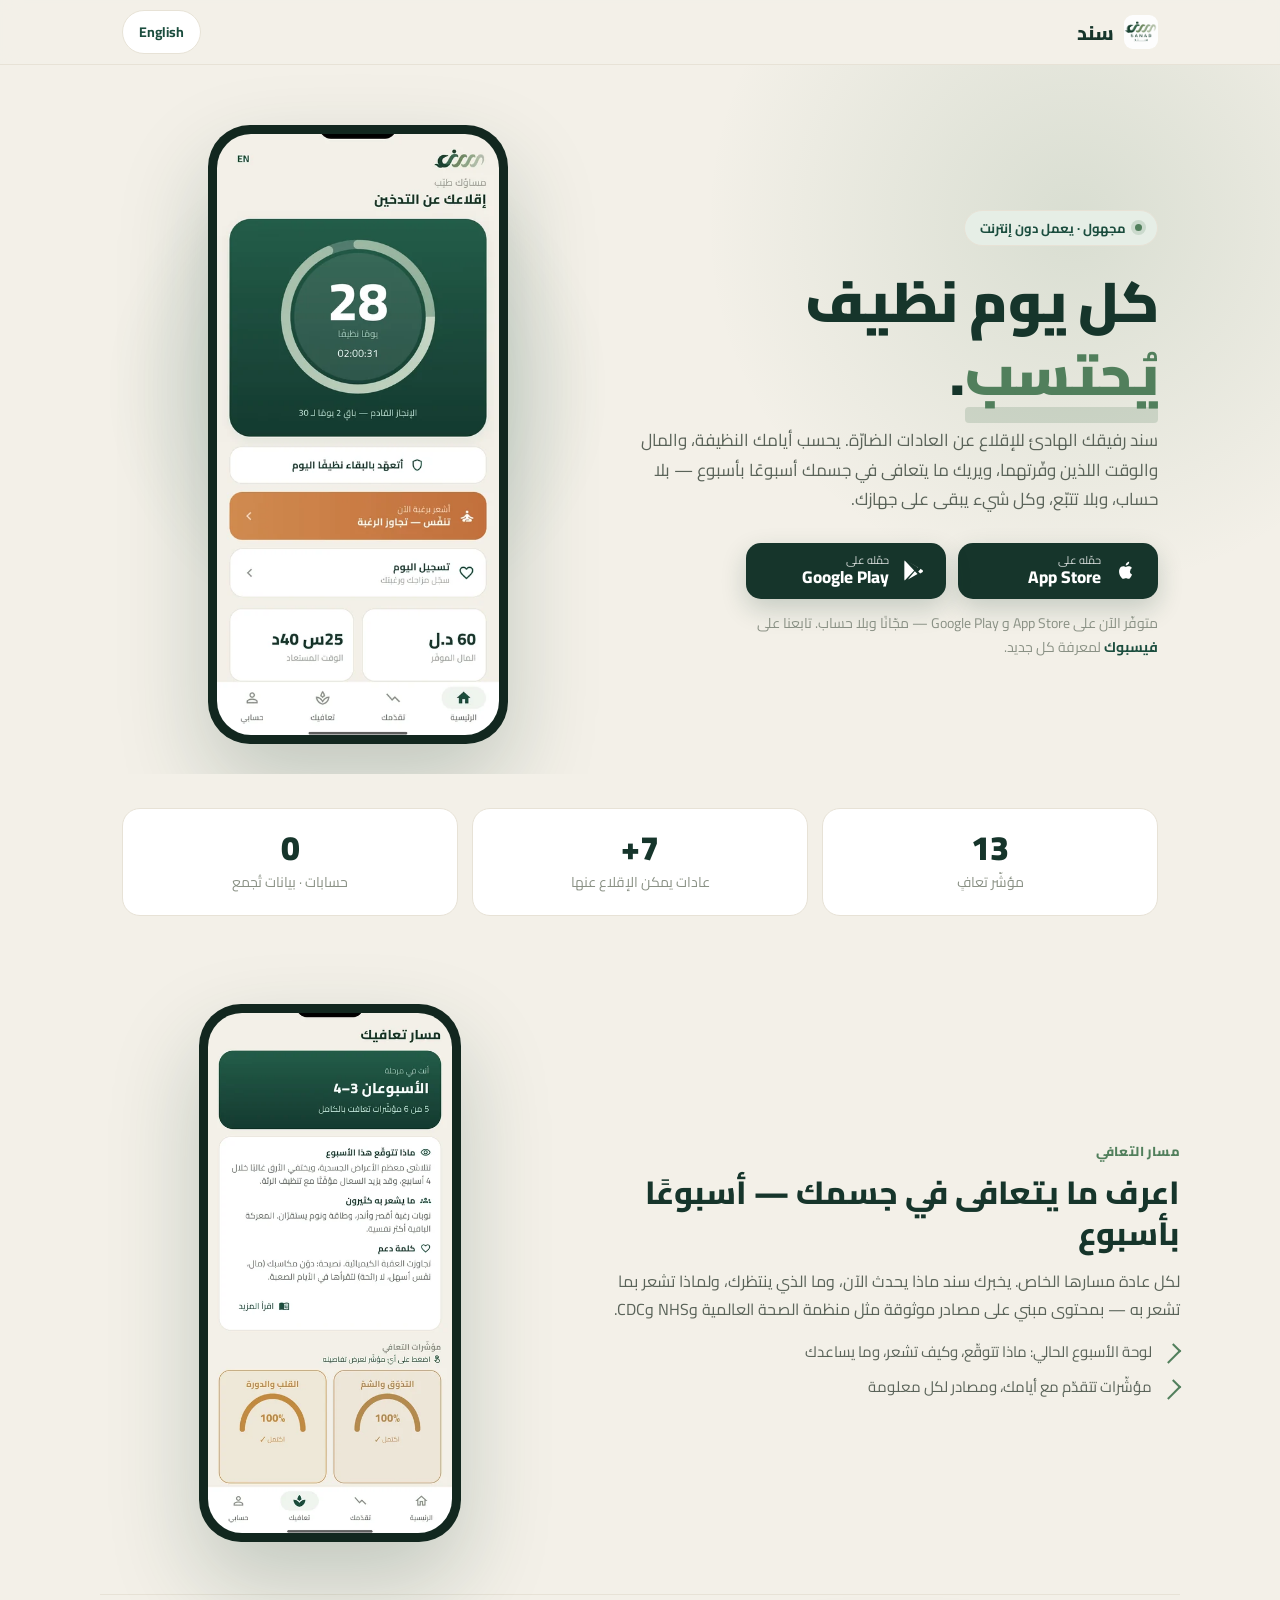
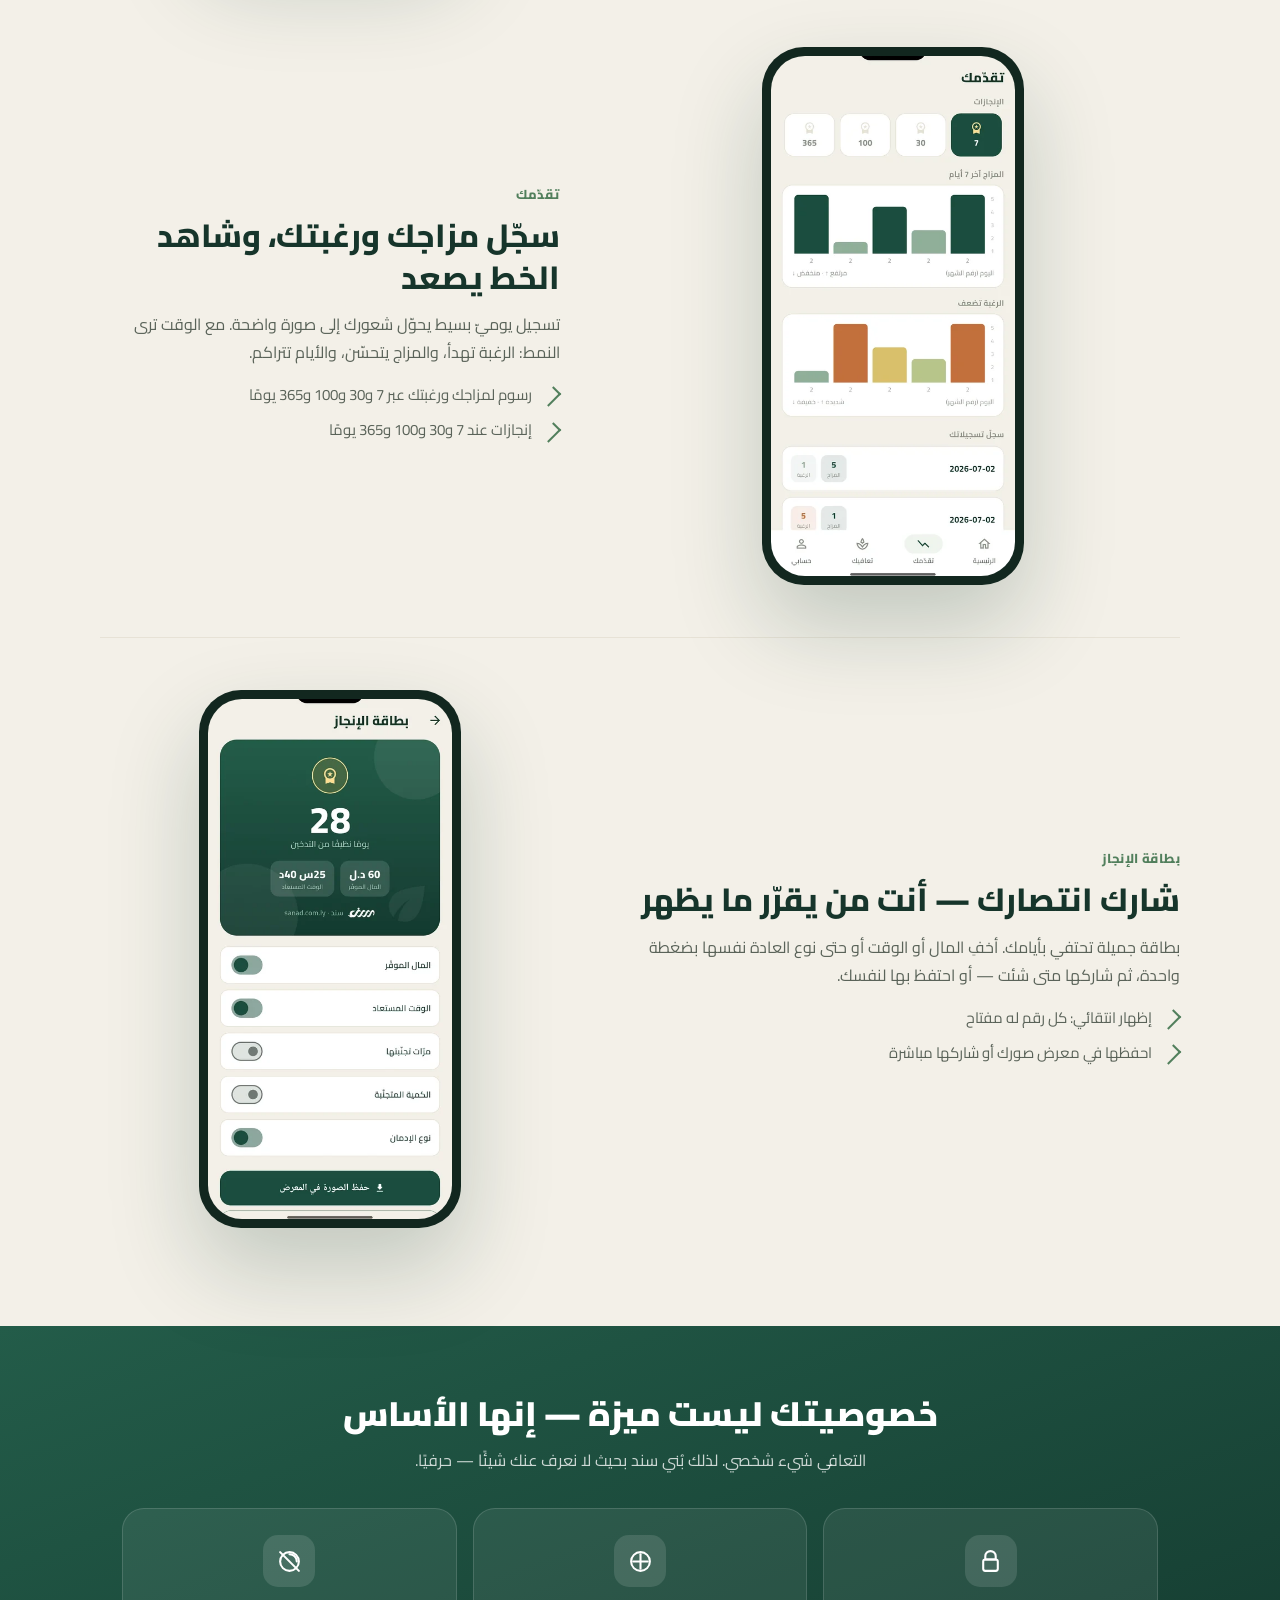
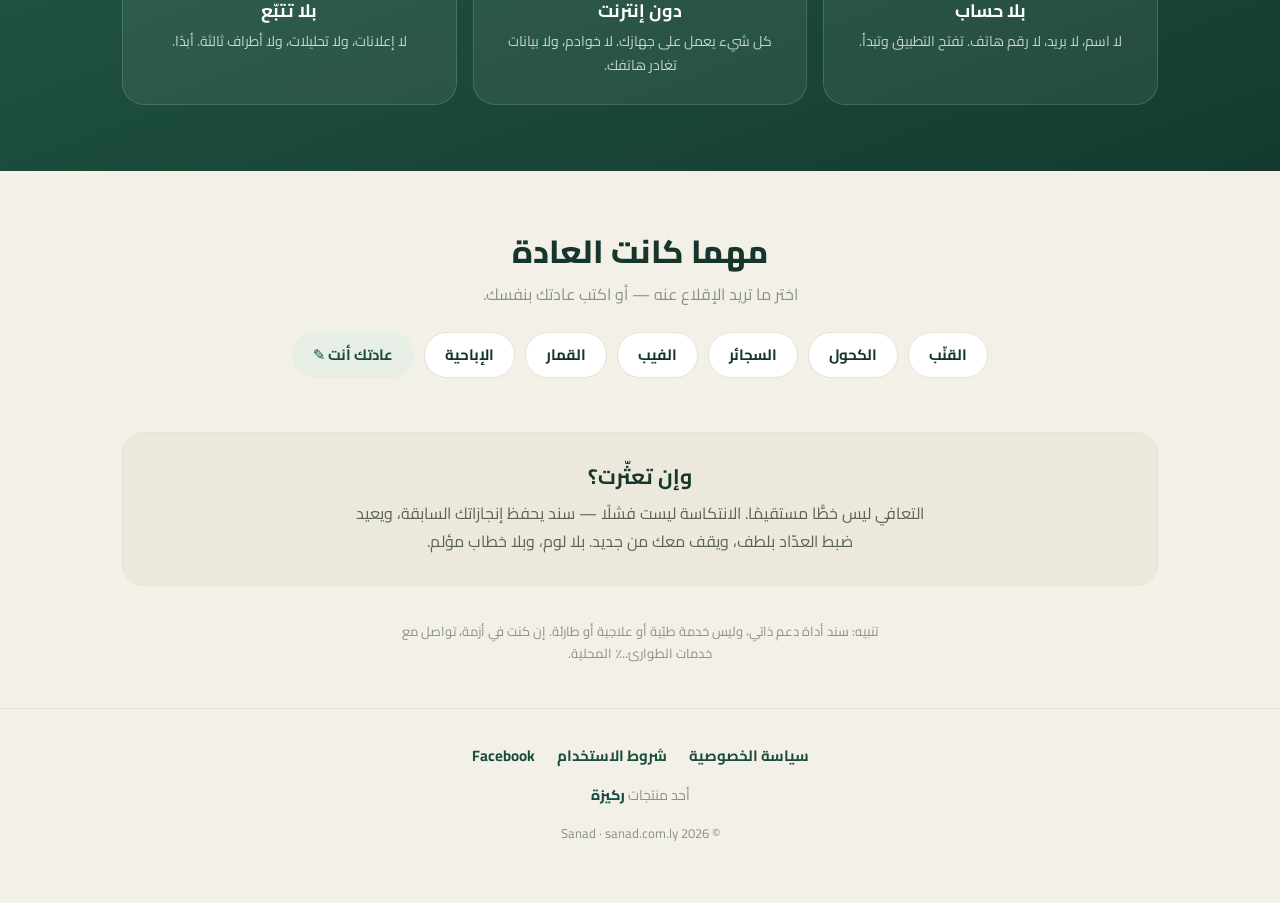
<file: site/index.html>
<!DOCTYPE html>
<html lang="ar" dir="rtl">
<head>
<meta charset="utf-8">
<meta name="viewport" content="width=device-width, initial-scale=1">
<title>سند · Sanad — رفيقك في رحلة التعافي</title>
<meta name="description" content="سند تطبيق مجهول يعمل دون إنترنت يساعدك على الإقلاع عن العادات الضارّة وتتبّع تعافيك — أيامك النظيفة، وما وفّرته، وما يتعافى في جسمك. أحد منتجات ركيزة.">
<meta name="theme-color" content="#1B4D3E">
<meta property="og:title" content="سند · Sanad — رفيقك في رحلة التعافي">
<meta property="og:description" content="رفيقك الهادئ في رحلة التعافي — مجهول، ويعمل دون إنترنت.">
<meta property="og:type" content="website">
<meta property="og:url" content="https://sanad.com.ly">
<meta property="og:image" content="https://sanad.com.ly/assets/fb-cover.png">
<meta name="twitter:card" content="summary_large_image">
<link rel="canonical" href="https://sanad.com.ly">
<link rel="icon" href="assets/sanad-mark.png">
<link rel="preconnect" href="https://fonts.googleapis.com">
<link rel="preconnect" href="https://fonts.gstatic.com" crossorigin>
<link href="https://fonts.googleapis.com/css2?family=Cairo:wght@400;600;700;800;900&display=swap" rel="stylesheet">
<link rel="stylesheet" href="style.css">
</head>
<body class="lang-ar">

<header class="site"><div class="wrap hrow">
  <a class="brand" href="#top"><img src="assets/sanad-logo.png" alt="Sanad"><span>سند</span></a>
  <button class="langbtn" id="langBtn">English</button>
</div></header>

<main id="top">

<!-- ============ HERO ============ -->
<section class="hero">
  <div class="wrap herogrid">
    <div class="herotext">
      <span class="eyebrow">
        <span class="dot"></span>
        <span class="ar">مجهول · يعمل دون إنترنت</span><span class="en">Anonymous · Works offline</span>
      </span>
      <h1>
        <span class="ar">كل يوم نظيف<br><em>يُحتسب</em>.</span>
        <span class="en">Every clean day<br><em>counts</em>.</span>
      </h1>
      <p class="lead">
        <span class="ar">سند رفيقك الهادئ للإقلاع عن العادات الضارّة. يحسب أيامك النظيفة، والمال والوقت اللذين وفّرتهما، ويريك ما يتعافى في جسمك أسبوعًا بأسبوع — بلا حساب، وبلا تتبّع، وكل شيء يبقى على جهازك.</span>
        <span class="en">Sanad is your calm companion for quitting harmful habits. It counts your clean days, the money and time you've saved, and shows what heals in your body week by week — no account, no tracking, everything stays on your device.</span>
      </p>

      <div class="badges">
        <a class="badge live" href="https://apps.apple.com/app/id6787402406" target="_blank" rel="noopener" aria-label="Download Sanad on the App Store">
          <svg viewBox="0 0 24 24" aria-hidden="true"><path d="M16.5 12.6c0-2 1.6-2.9 1.7-3-1-1.4-2.4-1.6-2.9-1.6-1.2-.1-2.4.7-3 .7-.6 0-1.6-.7-2.6-.7-1.3 0-2.6.8-3.2 2-1.4 2.4-.4 6 1 8 .7 1 1.4 2 2.4 2 1 0 1.3-.6 2.5-.6s1.5.6 2.5.6 1.7-1 2.3-2c.7-1.1 1-2.2 1-2.2s-1.9-.7-2-2.9zM14.7 6.1c.5-.7.9-1.6.8-2.6-.8 0-1.8.6-2.4 1.2-.5.6-1 1.5-.8 2.4.9.1 1.8-.4 2.4-1z"/></svg>
          <span class="b-txt"><span class="b-small"><span class="ar">حمّله على</span><span class="en">Download on the</span></span><span class="b-big">App Store</span></span>
        </a>
        <a class="badge live" href="https://play.google.com/store/apps/details?id=ly.com.sanad" target="_blank" rel="noopener" aria-label="Get Sanad on Google Play">
          <svg viewBox="0 0 24 24" aria-hidden="true"><path d="M3.6 2.4c-.2.3-.4.7-.4 1.2v16.8c0 .5.2.9.4 1.2l9-9.6-9-9.6zm12.3 6.3L6.6 3.3l9.9 5.7-.6.6zm2.5 1.5 2.1 1.2c.8.5.8 1.7 0 2.2l-2.1 1.2-1.9-1.9 1.9-1.9zM6.6 20.7l9.3-5.4-2.6-2.6-6.7 8z"/></svg>
          <span class="b-txt"><span class="b-small"><span class="ar">حمّله على</span><span class="en">Get it on</span></span><span class="b-big">Google Play</span></span>
        </a>
      </div>
      <p class="soon">
        <span class="ar">متوفّر الآن على App Store و Google Play — مجّانًا وبلا حساب. تابعنا على <a href="https://www.facebook.com/sanad.com.ly/" target="_blank" rel="noopener">فيسبوك</a> لمعرفة كل جديد.</span>
        <span class="en">Available now on the App Store and Google Play — free, no account needed. Follow us on <a href="https://www.facebook.com/sanad.com.ly/" target="_blank" rel="noopener">Facebook</a> for updates.</span>
      </p>
    </div>

    <div class="heroshot">
      <div class="glow" aria-hidden="true"></div>
      <div class="phone">
        <img src="assets/screen-home.webp" width="440" height="938" alt="شاشة سند الرئيسية · Sanad home screen" fetchpriority="high">
      </div>
    </div>
  </div>
</section>

<!-- ============ STATS ============ -->
<section class="wrap">
  <div class="stats">
    <div class="stat"><b>13</b><span><span class="ar">مؤشّر تعافٍ</span><span class="en">recovery metrics</span></span></div>
    <div class="stat"><b>7+</b><span><span class="ar">عادات يمكن الإقلاع عنها</span><span class="en">habits you can quit</span></span></div>
    <div class="stat"><b>0</b><span><span class="ar">حسابات · بيانات تُجمع</span><span class="en">accounts · data collected</span></span></div>
  </div>
</section>

<!-- ============ FEATURES ============ -->
<section class="wrap rows">

  <div class="row">
    <div class="rowtext">
      <span class="kicker"><span class="ar">مسار التعافي</span><span class="en">Recovery path</span></span>
      <h2><span class="ar">اعرف ما يتعافى في جسمك — أسبوعًا بأسبوع</span><span class="en">See what heals in your body — week by week</span></h2>
      <p><span class="ar">لكل عادة مسارها الخاص. يخبرك سند ماذا يحدث الآن، وما الذي ينتظرك، ولماذا تشعر بما تشعر به — بمحتوى مبني على مصادر موثوقة مثل منظمة الصحة العالمية وNHS وCDC.</span>
         <span class="en">Every habit has its own path. Sanad tells you what's happening now, what's ahead, and why you feel the way you do — grounded in trusted sources like the WHO, NHS and CDC.</span></p>
      <ul class="ticks">
        <li><span class="ar">لوحة الأسبوع الحالي: ماذا تتوقّع، وكيف تشعر، وما يساعدك</span><span class="en">A panel for this week: what to expect, how you feel, what helps</span></li>
        <li><span class="ar">مؤشّرات تتقدّم مع أيامك، ومصادر لكل معلومة</span><span class="en">Indicators that advance with your days, with sources for every claim</span></li>
      </ul>
    </div>
    <div class="rowshot"><div class="phone sm"><img src="assets/screen-recovery.webp" width="440" height="938" loading="lazy" alt="مسار التعافي · Recovery path"></div></div>
  </div>

  <div class="row rev">
    <div class="rowtext">
      <span class="kicker"><span class="ar">تقدّمك</span><span class="en">Your progress</span></span>
      <h2><span class="ar">سجّل مزاجك ورغبتك، وشاهد الخط يصعد</span><span class="en">Log your mood and cravings, watch the line climb</span></h2>
      <p><span class="ar">تسجيل يوميّ بسيط يحوّل شعورك إلى صورة واضحة. مع الوقت ترى النمط: الرغبة تهدأ، والمزاج يتحسّن، والأيام تتراكم.</span>
         <span class="en">A simple daily check-in turns how you feel into a clear picture. Over time you see the pattern: cravings settle, mood lifts, days add up.</span></p>
      <ul class="ticks">
        <li><span class="ar">رسوم لمزاجك ورغبتك عبر 7 و30 و100 و365 يومًا</span><span class="en">Charts for mood and cravings across 7, 30, 100 and 365 days</span></li>
        <li><span class="ar">إنجازات عند 7 و30 و100 و365 يومًا</span><span class="en">Milestones at 7, 30, 100 and 365 days</span></li>
      </ul>
    </div>
    <div class="rowshot"><div class="phone sm"><img src="assets/screen-progress.webp" width="440" height="938" loading="lazy" alt="تقدّمك · Progress"></div></div>
  </div>

  <div class="row">
    <div class="rowtext">
      <span class="kicker"><span class="ar">بطاقة الإنجاز</span><span class="en">Achievement card</span></span>
      <h2><span class="ar">شارك انتصارك — أنت من يقرّر ما يظهر</span><span class="en">Share your win — you decide what shows</span></h2>
      <p><span class="ar">بطاقة جميلة تحتفي بأيامك. أخفِ المال أو الوقت أو حتى نوع العادة نفسها بضغطة واحدة، ثم شاركها متى شئت — أو احتفظ بها لنفسك.</span>
         <span class="en">A beautiful card that celebrates your days. Hide the money, the time, or even the habit itself with one tap, then share it whenever you like — or keep it to yourself.</span></p>
      <ul class="ticks">
        <li><span class="ar">إظهار انتقائي: كل رقم له مفتاح</span><span class="en">Selective disclosure: every number has a switch</span></li>
        <li><span class="ar">احفظها في معرض صورك أو شاركها مباشرة</span><span class="en">Save it to your photos or share it directly</span></li>
      </ul>
    </div>
    <div class="rowshot"><div class="phone sm"><img src="assets/screen-share.webp" width="440" height="938" loading="lazy" alt="بطاقة الإنجاز · Achievement card"></div></div>
  </div>

</section>

<!-- ============ PRIVACY BAND ============ -->
<section class="band">
  <div class="wrap">
    <h2><span class="ar">خصوصيتك ليست ميزة — إنها الأساس</span><span class="en">Your privacy isn't a feature — it's the foundation</span></h2>
    <p class="bandlead"><span class="ar">التعافي شيء شخصي. لذلك بُني سند بحيث لا نعرف عنك شيئًا — حرفيًا.</span><span class="en">Recovery is personal. So Sanad is built so that we know nothing about you — literally.</span></p>
    <div class="pgrid">
      <div class="p">
        <div class="pic"><svg viewBox="0 0 24 24"><path d="M12 2a5 5 0 015 5v3H7V7a5 5 0 015-5z"/><rect x="5" y="10" width="14" height="11" rx="2"/></svg></div>
        <h3><span class="ar">بلا حساب</span><span class="en">No account</span></h3>
        <p><span class="ar">لا اسم، لا بريد، لا رقم هاتف. تفتح التطبيق وتبدأ.</span><span class="en">No name, no email, no phone number. Open it and start.</span></p>
      </div>
      <div class="p">
        <div class="pic"><svg viewBox="0 0 24 24"><path d="M5 12h14"/><path d="M12 5v14"/><circle cx="12" cy="12" r="9"/></svg></div>
        <h3><span class="ar">دون إنترنت</span><span class="en">Works offline</span></h3>
        <p><span class="ar">كل شيء يعمل على جهازك. لا خوادم، ولا بيانات تغادر هاتفك.</span><span class="en">Everything runs on your device. No servers, no data leaves your phone.</span></p>
      </div>
      <div class="p">
        <div class="pic"><svg viewBox="0 0 24 24"><path d="M3 3l18 18"/><path d="M12 5a7 7 0 017 7"/><circle cx="12" cy="12" r="9"/></svg></div>
        <h3><span class="ar">بلا تتبّع</span><span class="en">No tracking</span></h3>
        <p><span class="ar">لا إعلانات، ولا تحليلات، ولا أطراف ثالثة. أبدًا.</span><span class="en">No ads, no analytics, no third parties. Ever.</span></p>
      </div>
    </div>
  </div>
</section>

<!-- ============ HABITS ============ -->
<section class="wrap habits">
  <h2><span class="ar">مهما كانت العادة</span><span class="en">Whatever the habit</span></h2>
  <p class="hlead"><span class="ar">اختر ما تريد الإقلاع عنه — أو اكتب عادتك بنفسك.</span><span class="en">Pick what you want to quit — or write your own.</span></p>
  <div class="chips">
    <span class="chip"><span class="ar">القنّب</span><span class="en">Cannabis</span></span>
    <span class="chip"><span class="ar">الكحول</span><span class="en">Alcohol</span></span>
    <span class="chip"><span class="ar">السجائر</span><span class="en">Cigarettes</span></span>
    <span class="chip"><span class="ar">الفيب</span><span class="en">Vaping</span></span>
    <span class="chip"><span class="ar">القمار</span><span class="en">Gambling</span></span>
    <span class="chip"><span class="ar">الإباحية</span><span class="en">Pornography</span></span>
    <span class="chip alt"><span class="ar">عادتك أنت ✎</span><span class="en">Your own ✎</span></span>
  </div>
</section>

<!-- ============ RELAPSE ============ -->
<section class="wrap">
  <div class="note">
    <h3><span class="ar">وإن تعثّرت؟</span><span class="en">And if you slip?</span></h3>
    <p><span class="ar">التعافي ليس خطًّا مستقيمًا. الانتكاسة ليست فشلًا — سند يحفظ إنجازاتك السابقة، ويعيد ضبط العدّاد بلطف، ويقف معك من جديد. بلا لوم، وبلا خطاب مؤلم.</span>
       <span class="en">Recovery isn't a straight line. A relapse isn't failure — Sanad keeps your past milestones, resets the counter gently, and stands with you again. No blame, no lecture.</span></p>
  </div>
</section>

<!-- ============ DISCLAIMER ============ -->
<section class="wrap">
  <p class="disc">
    <span class="ar">تنبيه: سند أداة دعم ذاتي، وليس خدمة طبّية أو علاجية أو طارئة. إن كنت في أزمة، تواصل مع خدمات الطوارئ؊ المحلية.</span>
    <span class="en">Note: Sanad is a self-help tool, not a medical, therapy, or emergency service. If you're in crisis, contact your local emergency services.</span>
  </p>
</section>

</main>

<footer class="site"><div class="wrap">
  <div class="flinks">
    <a href="privacy.html"><span class="ar">سياسة الخصوصية</span><span class="en">Privacy Policy</span></a>
    <a href="terms.html"><span class="ar">شروط الاستخدام</span><span class="en">Terms of Use</span></a>
    <a href="https://www.facebook.com/sanad.com.ly/" target="_blank" rel="noopener">Facebook</a>
  </div>
  <p class="rakeeza"><span class="ar">أحد منتجات <a href="https://rakeezadigital.ly" target="_blank" rel="noopener">ركيزة</a></span><span class="en">A product of <a href="https://rakeezadigital.ly" target="_blank" rel="noopener">Rakeeza</a></span></p>
  <p class="copy">© 2026 Sanad · sanad.com.ly</p>
</div></footer>

<script>
function setLang(l){
  document.body.className='lang-'+l;
  document.documentElement.lang=l;
  document.documentElement.dir=(l==='ar')?'rtl':'ltr';
  document.getElementById('langBtn').textContent=(l==='ar')?'English':'العربية';
  try{localStorage.setItem('sanad_lang',l)}catch(e){}
}
document.getElementById('langBtn').addEventListener('click',function(){
  setLang(document.body.classList.contains('lang-ar')?'en':'ar');
});
setLang((function(){try{return localStorage.getItem('sanad_lang')||'ar'}catch(e){return 'ar'}})());

/* reveal on scroll */
var io=new IntersectionObserver(function(es){
  es.forEach(function(e){ if(e.isIntersecting){ e.target.classList.add('in'); io.unobserve(e.target);} });
},{threshold:.14});
document.querySelectorAll('.row,.p,.stat,.note').forEach(function(el){el.classList.add('rv');io.observe(el)});
</script>
</body>
</html>
</file>
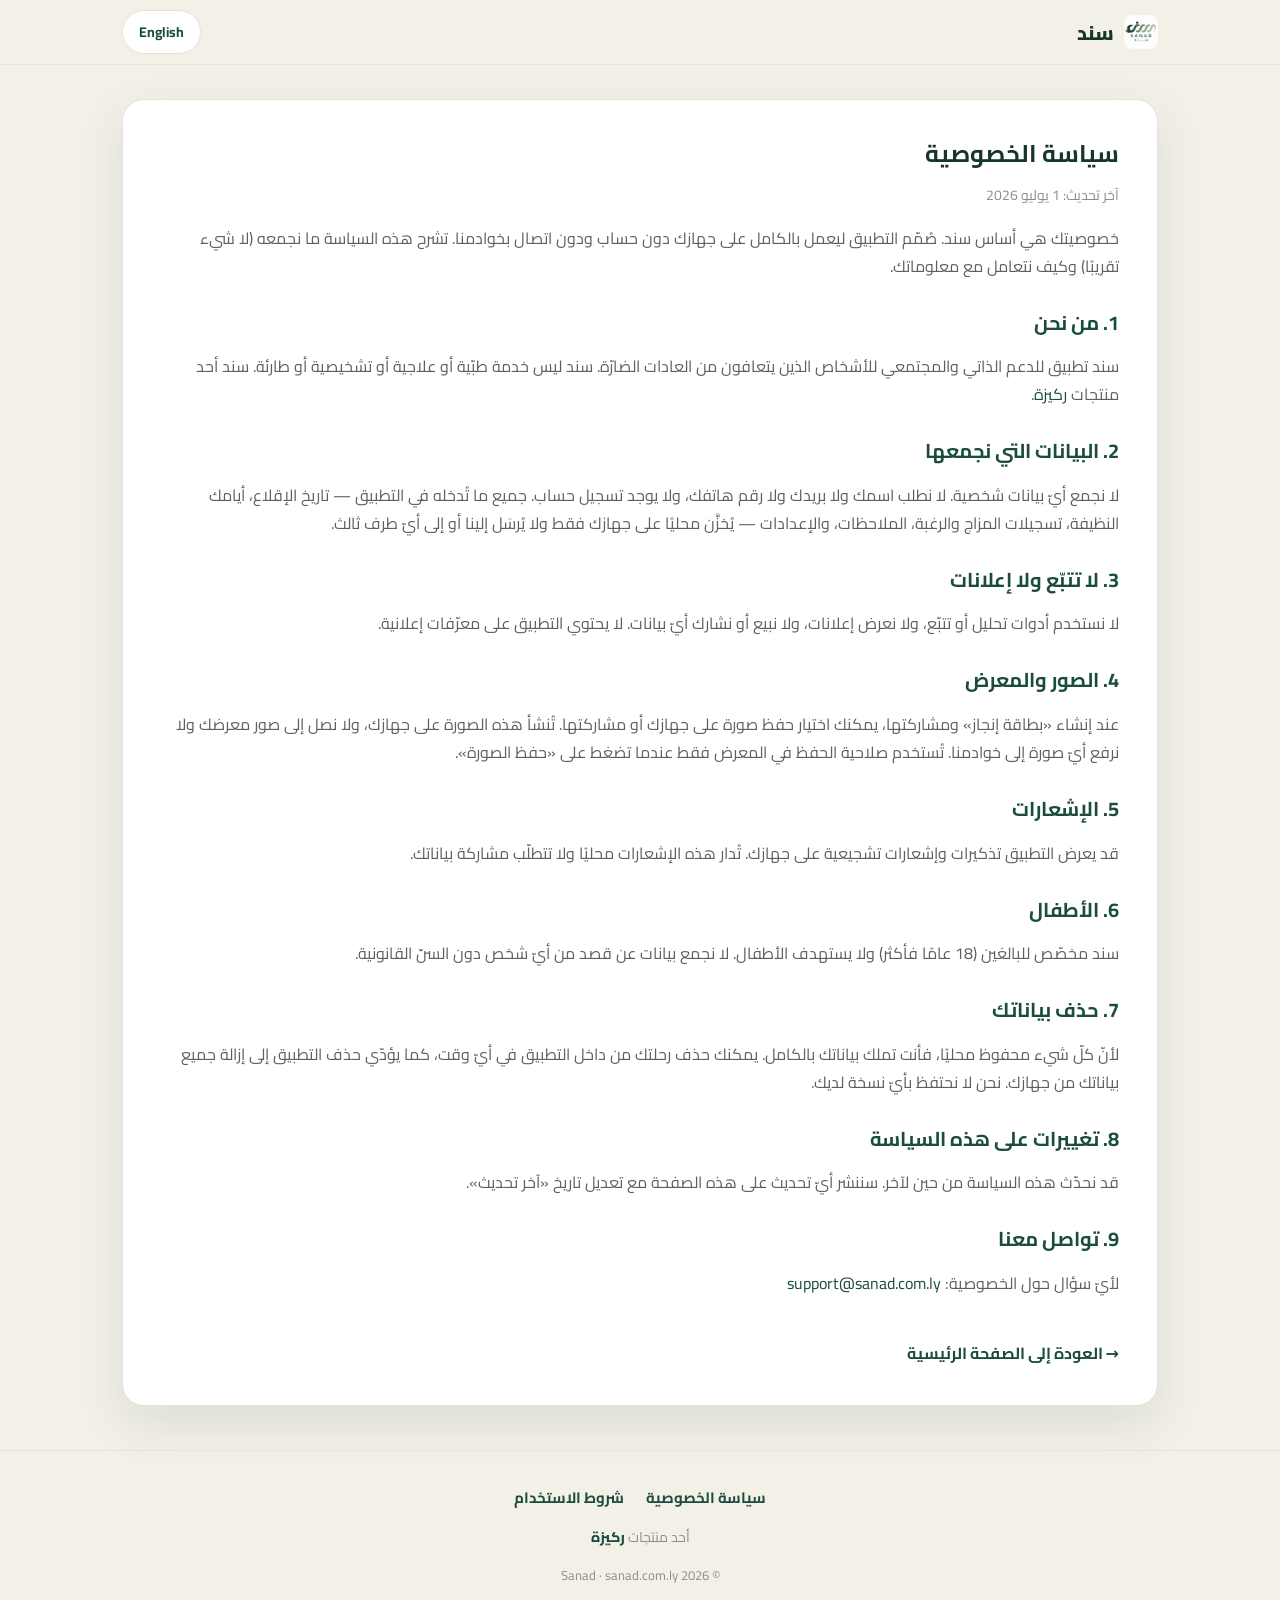
<file: site/privacy.html>
<!DOCTYPE html>
<html lang="ar" dir="rtl">
<head>
<meta charset="utf-8">
<meta name="viewport" content="width=device-width, initial-scale=1">
<title>سياسة الخصوصية · Privacy Policy — Sanad</title>
<meta name="description" content="سياسة خصوصية سند: لا نجمع بيانات، ولا حسابات، ولا تتبّع. كل شيء يبقى على جهازك.">
<link rel="icon" href="assets/sanad-mark.png">
<link rel="preconnect" href="https://fonts.googleapis.com">
<link rel="preconnect" href="https://fonts.gstatic.com" crossorigin>
<link href="https://fonts.googleapis.com/css2?family=Cairo:wght@400;600;700;800&display=swap" rel="stylesheet">
<link rel="stylesheet" href="style.css">
</head>
<body class="lang-ar">
<header class="site"><div class="wrap hrow">
  <div class="brand"><img src="assets/sanad-logo.png" alt="Sanad"><span>سند</span></div>
  <button class="langbtn" id="langBtn">English</button>
</div></header>

<main class="wrap">
<!-- ARABIC -->
<article class="page ar">
  <h1>سياسة الخصوصية</h1>
  <p class="eff">آخر تحديث: 1 يوليو 2026</p>
  <p>خصوصيتك هي أساس سند. صُمّم التطبيق ليعمل بالكامل على جهازك دون حساب ودون اتصال بخوادمنا. تشرح هذه السياسة ما نجمعه (لا شيء تقريبًا) وكيف نتعامل مع معلوماتك.</p>

  <h2>1. من نحن</h2>
  <p>سند تطبيق للدعم الذاتي والمجتمعي للأشخاص الذين يتعافون من العادات الضارّة. سند ليس خدمة طبّية أو علاجية أو تشخيصية أو طارئة. سند أحد منتجات <a href="https://rakeezadigital.ly" target="_blank" rel="noopener">ركيزة</a>.</p>

  <h2>2. البيانات التي نجمعها</h2>
  <p>لا نجمع أيّ بيانات شخصية. لا نطلب اسمك ولا بريدك ولا رقم هاتفك، ولا يوجد تسجيل حساب. جميع ما تُدخله في التطبيق — تاريخ الإقلاع، أيامك النظيفة، تسجيلات المزاج والرغبة، الملاحظات، والإعدادات — يُخزَّن محليًا على جهازك فقط ولا يُرسَل إلينا أو إلى أيّ طرف ثالث.</p>

  <h2>3. لا تتبّع ولا إعلانات</h2>
  <p>لا نستخدم أدوات تحليل أو تتبّع، ولا نعرض إعلانات، ولا نبيع أو نشارك أيّ بيانات. لا يحتوي التطبيق على معرّفات إعلانية.</p>

  <h2>4. الصور والمعرض</h2>
  <p>عند إنشاء «بطاقة إنجاز» ومشاركتها، يمكنك اختيار حفظ صورة على جهازك أو مشاركتها. تُنشأ هذه الصورة على جهازك، ولا نصل إلى صور معرضك ولا نرفع أيّ صورة إلى خوادمنا. تُستخدم صلاحية الحفظ في المعرض فقط عندما تضغط على «حفظ الصورة».</p>

  <h2>5. الإشعارات</h2>
  <p>قد يعرض التطبيق تذكيرات وإشعارات تشجيعية على جهازك. تُدار هذه الإشعارات محليًا ولا تتطلّب مشاركة بياناتك.</p>

  <h2>6. الأطفال</h2>
  <p>سند مخصّص للبالغين (18 عامًا فأكثر) ولا يستهدف الأطفال. لا نجمع بيانات عن قصد من أيّ شخص دون السنّ القانونية.</p>

  <h2>7. حذف بياناتك</h2>
  <p>لأنّ كلّ شيء محفوظ محليًا، فأنت تملك بياناتك بالكامل. يمكنك حذف رحلتك من داخل التطبيق في أيّ وقت، كما يؤدّي حذف التطبيق إلى إزالة جميع بياناتك من جهازك. نحن لا نحتفظ بأيّ نسخة لديك.</p>

  <h2>8. تغييرات على هذه السياسة</h2>
  <p>قد نحدّث هذه السياسة من حين لآخر. سننشر أيّ تحديث على هذه الصفحة مع تعديل تاريخ «آخر تحديث».</p>

  <h2>9. تواصل معنا</h2>
  <p>لأيّ سؤال حول الخصوصية: <a href="mailto:support@sanad.com.ly">support@sanad.com.ly</a></p>

  <a class="backlink" href="index.html">→ العودة إلى الصفحة الرئيسية</a>
</article>

<!-- ENGLISH -->
<article class="page en">
  <h1>Privacy Policy</h1>
  <p class="eff">Last updated: 1 July 2026</p>
  <p>Your privacy is the foundation of Sanad. The app is built to run entirely on your device, with no account and no connection to our servers. This policy explains what we collect (almost nothing) and how we handle your information.</p>

  <h2>1. Who we are</h2>
  <p>Sanad is a self-help and peer-support app for people recovering from harmful habits. Sanad is not a medical, therapeutic, diagnostic, or emergency service. Sanad is a product of <a href="https://rakeezadigital.ly" target="_blank" rel="noopener">Rakeeza</a>.</p>

  <h2>2. Data we collect</h2>
  <p>We collect no personal data. We do not ask for your name, email, or phone number, and there is no account sign-up. Everything you enter in the app — quit date, clean days, mood and craving check-ins, notes, and settings — is stored locally on your device only and is never sent to us or any third party.</p>

  <h2>3. No tracking, no ads</h2>
  <p>We use no analytics or tracking, show no ads, and never sell or share any data. The app contains no advertising identifiers.</p>

  <h2>4. Images and gallery</h2>
  <p>When you create and share an "achievement card," you may choose to save an image to your device or share it. That image is generated on your device; we do not access your photo gallery and do not upload any image to our servers. The save-to-gallery permission is used only when you tap "Save image."</p>

  <h2>5. Notifications</h2>
  <p>The app may show reminders and encouraging notifications on your device. These are handled locally and do not require sharing your data.</p>

  <h2>6. Children</h2>
  <p>Sanad is intended for adults (18+) and is not directed at children. We do not knowingly collect data from anyone under the legal age.</p>

  <h2>7. Deleting your data</h2>
  <p>Because everything is stored locally, you fully own your data. You can delete your journey from within the app at any time, and uninstalling the app removes all your data from your device. We hold no copy of it.</p>

  <h2>8. Changes to this policy</h2>
  <p>We may update this policy from time to time. Any update will be posted on this page with a revised "Last updated" date.</p>

  <h2>9. Contact us</h2>
  <p>For any privacy question: <a href="mailto:support@sanad.com.ly">support@sanad.com.ly</a></p>

  <a class="backlink" href="index.html">← Back to home</a>
</article>
</main>

<footer class="site"><div class="wrap">
  <div class="flinks">
    <a href="privacy.html"><span class="ar">سياسة الخصوصية</span><span class="en">Privacy Policy</span></a>
    <a href="terms.html"><span class="ar">شروط الاستخدام</span><span class="en">Terms of Use</span></a>
  </div>
  <p class="rakeeza"><span class="ar">أحد منتجات <a href="https://rakeezadigital.ly" target="_blank" rel="noopener">ركيزة</a></span><span class="en">A product of <a href="https://rakeezadigital.ly" target="_blank" rel="noopener">Rakeeza</a></span></p>
  <p class="copy">© 2026 Sanad · sanad.com.ly</p>
</div></footer>

<script>
function setLang(l){
  document.body.className='lang-'+l;
  document.documentElement.lang=l;
  document.documentElement.dir=(l==='ar')?'rtl':'ltr';
  document.getElementById('langBtn').textContent=(l==='ar')?'English':'العربية';
  try{localStorage.setItem('sanad_lang',l)}catch(e){}
}
document.getElementById('langBtn').addEventListener('click',function(){
  setLang(document.body.classList.contains('lang-ar')?'en':'ar');
});
setLang((function(){try{return localStorage.getItem('sanad_lang')||'ar'}catch(e){return 'ar'}})());
</script>
</body>
</html>
</file>
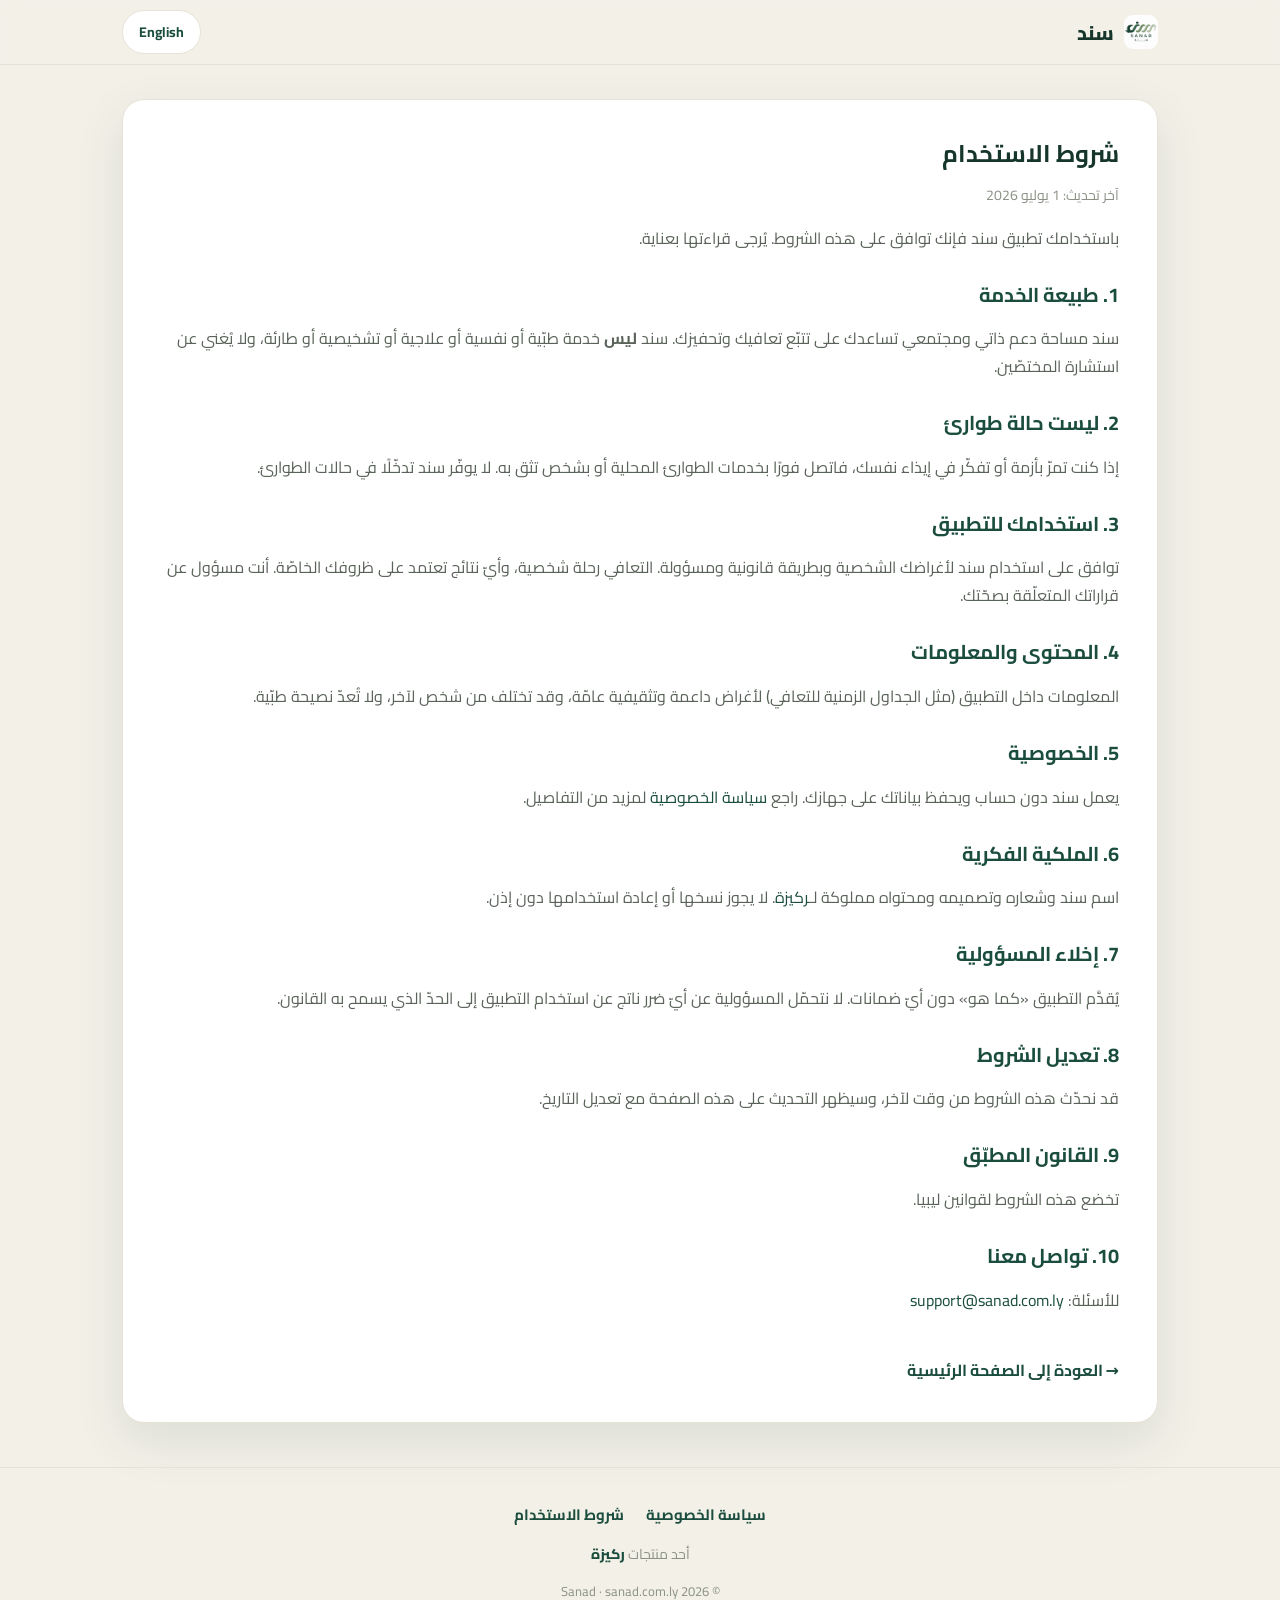
<file: site/terms.html>
<!DOCTYPE html>
<html lang="ar" dir="rtl">
<head>
<meta charset="utf-8">
<meta name="viewport" content="width=device-width, initial-scale=1">
<title>شروط الاستخدام · Terms of Use — Sanad</title>
<meta name="description" content="شروط استخدام سند: أداة داعمة وليست خدمة طبّية أو طارئة.">
<link rel="icon" href="assets/sanad-mark.png">
<link rel="preconnect" href="https://fonts.googleapis.com">
<link rel="preconnect" href="https://fonts.gstatic.com" crossorigin>
<link href="https://fonts.googleapis.com/css2?family=Cairo:wght@400;600;700;800&display=swap" rel="stylesheet">
<link rel="stylesheet" href="style.css">
</head>
<body class="lang-ar">
<header class="site"><div class="wrap hrow">
  <div class="brand"><img src="assets/sanad-logo.png" alt="Sanad"><span>سند</span></div>
  <button class="langbtn" id="langBtn">English</button>
</div></header>

<main class="wrap">
<!-- ARABIC -->
<article class="page ar">
  <h1>شروط الاستخدام</h1>
  <p class="eff">آخر تحديث: 1 يوليو 2026</p>
  <p>باستخدامك تطبيق سند فإنك توافق على هذه الشروط. يُرجى قراءتها بعناية.</p>

  <h2>1. طبيعة الخدمة</h2>
  <p>سند مساحة دعم ذاتي ومجتمعي تساعدك على تتبّع تعافيك وتحفيزك. سند <strong>ليس</strong> خدمة طبّية أو نفسية أو علاجية أو تشخيصية أو طارئة، ولا يُغني عن استشارة المختصّين.</p>

  <h2>2. ليست حالة طوارئ</h2>
  <p>إذا كنت تمرّ بأزمة أو تفكّر في إيذاء نفسك، فاتصل فورًا بخدمات الطوارئ المحلية أو بشخص تثق به. لا يوفّر سند تدخّلًا في حالات الطوارئ.</p>

  <h2>3. استخدامك للتطبيق</h2>
  <p>توافق على استخدام سند لأغراضك الشخصية وبطريقة قانونية ومسؤولة. التعافي رحلة شخصية، وأيّ نتائج تعتمد على ظروفك الخاصّة. أنت مسؤول عن قراراتك المتعلّقة بصحّتك.</p>

  <h2>4. المحتوى والمعلومات</h2>
  <p>المعلومات داخل التطبيق (مثل الجداول الزمنية للتعافي) لأغراض داعمة وتثقيفية عامّة، وقد تختلف من شخص لآخر، ولا تُعدّ نصيحة طبّية.</p>

  <h2>5. الخصوصية</h2>
  <p>يعمل سند دون حساب ويحفظ بياناتك على جهازك. راجع <a href="privacy.html">سياسة الخصوصية</a> لمزيد من التفاصيل.</p>

  <h2>6. الملكية الفكرية</h2>
  <p>اسم سند وشعاره وتصميمه ومحتواه مملوكة لـ<a href="https://rakeezadigital.ly" target="_blank" rel="noopener">ركيزة</a>. لا يجوز نسخها أو إعادة استخدامها دون إذن.</p>

  <h2>7. إخلاء المسؤولية</h2>
  <p>يُقدَّم التطبيق «كما هو» دون أيّ ضمانات. لا نتحمّل المسؤولية عن أيّ ضرر ناتج عن استخدام التطبيق إلى الحدّ الذي يسمح به القانون.</p>

  <h2>8. تعديل الشروط</h2>
  <p>قد نحدّث هذه الشروط من وقت لآخر، وسيظهر التحديث على هذه الصفحة مع تعديل التاريخ.</p>

  <h2>9. القانون المطبّق</h2>
  <p>تخضع هذه الشروط لقوانين ليبيا.</p>

  <h2>10. تواصل معنا</h2>
  <p>للأسئلة: <a href="mailto:support@sanad.com.ly">support@sanad.com.ly</a></p>

  <a class="backlink" href="index.html">→ العودة إلى الصفحة الرئيسية</a>
</article>

<!-- ENGLISH -->
<article class="page en">
  <h1>Terms of Use</h1>
  <p class="eff">Last updated: 1 July 2026</p>
  <p>By using the Sanad app, you agree to these terms. Please read them carefully.</p>

  <h2>1. Nature of the service</h2>
  <p>Sanad is a self-help and peer-support space that helps you track and stay motivated in your recovery. Sanad is <strong>not</strong> a medical, psychological, therapeutic, diagnostic, or emergency service, and is not a substitute for professional advice.</p>

  <h2>2. Not for emergencies</h2>
  <p>If you are in crisis or thinking about harming yourself, contact your local emergency services or someone you trust immediately. Sanad does not provide emergency intervention.</p>

  <h2>3. Your use of the app</h2>
  <p>You agree to use Sanad for your personal purposes, lawfully and responsibly. Recovery is a personal journey and any outcomes depend on your own circumstances. You are responsible for your health-related decisions.</p>

  <h2>4. Content and information</h2>
  <p>Information in the app (such as recovery timelines) is for general supportive and educational purposes, may vary from person to person, and is not medical advice.</p>

  <h2>5. Privacy</h2>
  <p>Sanad works without an account and keeps your data on your device. See our <a href="privacy.html">Privacy Policy</a> for details.</p>

  <h2>6. Intellectual property</h2>
  <p>The Sanad name, logo, design, and content are owned by <a href="https://rakeezadigital.ly" target="_blank" rel="noopener">Rakeeza</a>. They may not be copied or reused without permission.</p>

  <h2>7. Disclaimer</h2>
  <p>The app is provided "as is" without warranties of any kind. To the extent permitted by law, we are not liable for any damages arising from use of the app.</p>

  <h2>8. Changes to these terms</h2>
  <p>We may update these terms from time to time; updates will appear on this page with a revised date.</p>

  <h2>9. Governing law</h2>
  <p>These terms are governed by the laws of Libya.</p>

  <h2>10. Contact us</h2>
  <p>Questions: <a href="mailto:support@sanad.com.ly">support@sanad.com.ly</a></p>

  <a class="backlink" href="index.html">← Back to home</a>
</article>
</main>

<footer class="site"><div class="wrap">
  <div class="flinks">
    <a href="privacy.html"><span class="ar">سياسة الخصوصية</span><span class="en">Privacy Policy</span></a>
    <a href="terms.html"><span class="ar">شروط الاستخدام</span><span class="en">Terms of Use</span></a>
  </div>
  <p class="rakeeza"><span class="ar">أحد منتجات <a href="https://rakeezadigital.ly" target="_blank" rel="noopener">ركيزة</a></span><span class="en">A product of <a href="https://rakeezadigital.ly" target="_blank" rel="noopener">Rakeeza</a></span></p>
  <p class="copy">© 2026 Sanad · sanad.com.ly</p>
</div></footer>

<script>
function setLang(l){
  document.body.className='lang-'+l;
  document.documentElement.lang=l;
  document.documentElement.dir=(l==='ar')?'rtl':'ltr';
  document.getElementById('langBtn').textContent=(l==='ar')?'English':'العربية';
  try{localStorage.setItem('sanad_lang',l)}catch(e){}
}
document.getElementById('langBtn').addEventListener('click',function(){
  setLang(document.body.classList.contains('lang-ar')?'en':'ar');
});
setLang((function(){try{return localStorage.getItem('sanad_lang')||'ar'}catch(e){return 'ar'}})());
</script>
</body>
</html>
</file>
<file: site/style.css>
:root{
  --green:#1B4D3E; --green-deep:#16352B; --hero1:#235C49; --hero2:#143A2F;
  --cream:#F3F0E8; --card:#FFFFFF; --body:#5A6359; --muted:#8A9185;
  --accent:#517F5C; --border:#E7E2D6; --soft:#EFF4EF; --softb:#E6EEE6;
  --sand:#EDE8DC; --amber:#C8814B;
  --radius:22px; --shadow:0 18px 50px rgba(20,58,47,.10);
  --shadow-lg:0 40px 90px rgba(20,58,47,.22);
}
*{box-sizing:border-box}
html,body{margin:0;padding:0}
html{scroll-behavior:smooth}
body{
  font-family:'Cairo',system-ui,-apple-system,Segoe UI,Roboto,sans-serif;
  background:var(--cream); color:var(--body); line-height:1.75;
  -webkit-font-smoothing:antialiased; overflow-x:hidden;
}
body.lang-en .ar{display:none}
body.lang-ar .en{display:none}
a{color:var(--green); text-decoration:none}
a:hover{text-decoration:underline}
h1,h2,h3{line-height:1.3}
img{max-width:100%}
.wrap{max-width:1080px;margin:0 auto;padding:0 22px}

/* ---------- header ---------- */
header.site{position:sticky;top:0;z-index:20;background:rgba(243,240,232,.85);
  backdrop-filter:blur(10px);border-bottom:1px solid var(--border)}
.hrow{display:flex;align-items:center;justify-content:space-between;height:64px}
.brand{display:flex;align-items:center;gap:10px;font-weight:800;color:var(--green-deep)}
.brand:hover{text-decoration:none}
.brand img{height:34px;width:34px;border-radius:9px;object-fit:cover}
.brand span{font-size:20px}
.langbtn{border:1px solid var(--border);background:var(--card);color:var(--green);
  font-family:inherit;font-weight:700;font-size:14px;padding:8px 16px;border-radius:999px;cursor:pointer}
.langbtn:hover{background:var(--soft)}

/* ---------- hero ---------- */
.hero{position:relative;padding:60px 0 30px;overflow:hidden}
.hero::before{content:"";position:absolute;inset-inline-start:-14%;top:-32%;
  width:60%;aspect-ratio:1;border-radius:50%;
  background:radial-gradient(circle,rgba(81,127,92,.16),transparent 68%);pointer-events:none}
.herogrid{display:grid;grid-template-columns:1.05fr .95fr;gap:44px;align-items:center;position:relative}
.eyebrow{display:inline-flex;align-items:center;gap:9px;background:var(--softb);
  color:var(--green);border:1px solid var(--border);border-radius:999px;
  padding:6px 15px;font-size:13px;font-weight:700}
.eyebrow .dot{width:7px;height:7px;border-radius:50%;background:var(--accent);
  box-shadow:0 0 0 4px rgba(81,127,92,.18)}
.herotext h1{font-size:clamp(36px,5vw,56px);font-weight:900;color:var(--green-deep);
  margin:20px 0 14px;letter-spacing:-.5px}
.herotext h1 em{font-style:normal;color:var(--accent);position:relative;white-space:nowrap}
.herotext h1 em::after{content:"";position:absolute;inset-inline:0;bottom:.08em;height:.28em;
  background:rgba(81,127,92,.20);border-radius:4px;z-index:-1}
.lead{font-size:17px;max-width:56ch;margin:0}

/* badges */
.badges{display:flex;gap:12px;flex-wrap:wrap;margin:28px 0 12px}
.badge{display:inline-flex;align-items:center;gap:12px;background:var(--green-deep);color:#fff;
  padding:11px 20px;border-radius:15px;min-width:200px;
  box-shadow:0 10px 26px rgba(20,58,47,.20)}
.badge svg{width:25px;height:25px;fill:#fff;flex:none}
.badge .b-txt{text-align:start;line-height:1.2}
.badge .b-small{font-size:11px;opacity:.82;display:block}
.badge .b-big{font-size:17px;font-weight:800}
a.badge{text-decoration:none;cursor:pointer;transition:transform .15s ease,box-shadow .15s ease}
a.badge:hover{text-decoration:none;transform:translateY(-2px);box-shadow:0 16px 34px rgba(20,58,47,.30)}
.badge.pending{background:transparent;border:1.5px dashed var(--border);color:var(--muted);box-shadow:none}
.badge.pending svg{fill:var(--muted)}
.soon{font-size:14px;color:var(--muted);margin:0;max-width:52ch}
.soon a{font-weight:700}

/* hero shot */
.heroshot{position:relative;display:flex;justify-content:center}
.glow{position:absolute;width:112%;aspect-ratio:1;border-radius:50%;
  background:radial-gradient(circle,rgba(35,92,73,.20),transparent 66%);
  filter:blur(8px);pointer-events:none}
.phone{position:relative;background:#12271f;padding:9px;border-radius:42px;
  box-shadow:var(--shadow-lg);max-width:300px;width:100%}
.phone img{display:block;width:100%;height:auto;border-radius:34px}
.phone.sm{max-width:262px}

/* ---------- stats ---------- */
.stats{display:grid;grid-template-columns:repeat(3,1fr);gap:14px;margin:34px 0 10px}
.stat{background:var(--card);border:1px solid var(--border);border-radius:18px;
  padding:20px;text-align:center}
.stat b{display:block;font-size:34px;font-weight:900;color:var(--green-deep);line-height:1.1}
.stat span{font-size:14px;color:var(--muted)}

/* ---------- feature rows ---------- */
.rows{padding:26px 0 6px}
.row{display:grid;grid-template-columns:1fr .8fr;gap:46px;align-items:center;
  padding:52px 0;border-bottom:1px solid var(--border)}
.row:last-child{border-bottom:0}
.row.rev .rowtext{order:2}
.row.rev .rowshot{order:1}
.kicker{display:inline-block;font-size:13px;font-weight:800;color:var(--accent);
  letter-spacing:.4px;text-transform:uppercase}
.rowtext h2{font-size:clamp(24px,3vw,32px);color:var(--green-deep);margin:8px 0 12px;font-weight:800}
.rowtext p{margin:0 0 16px;font-size:16px}
.ticks{list-style:none;padding:0;margin:0}
.ticks li{position:relative;padding-inline-start:28px;margin:9px 0;font-size:15px}
.ticks li::before{content:"";position:absolute;inset-inline-start:0;top:.62em;
  width:16px;height:9px;border-inline-start:2.5px solid var(--accent);
  border-bottom:2.5px solid var(--accent);transform:rotate(-45deg)}
.rowshot{display:flex;justify-content:center}

/* ---------- privacy band ---------- */
.band{background:linear-gradient(160deg,var(--hero1),var(--hero2));color:#fff;
  padding:66px 0;margin:40px 0 0;text-align:center}
.band h2{font-size:clamp(24px,3.2vw,34px);margin:0 0 10px;font-weight:900;color:#fff}
.bandlead{color:rgba(255,255,255,.78);margin:0 auto 34px;max-width:56ch}
.pgrid{display:grid;grid-template-columns:repeat(3,1fr);gap:16px;text-align:center}
.p{background:rgba(255,255,255,.07);border:1px solid rgba(255,255,255,.14);
  border-radius:var(--radius);padding:26px 20px}
.pic{width:52px;height:52px;border-radius:15px;background:rgba(255,255,255,.12);
  display:flex;align-items:center;justify-content:center;margin:0 auto 12px}
.pic svg{width:25px;height:25px;stroke:#fff;fill:none;stroke-width:2;
  stroke-linecap:round;stroke-linejoin:round}
.p h3{margin:0 0 6px;font-size:18px;color:#fff}
.p p{margin:0;font-size:14px;color:rgba(255,255,255,.74)}

/* ---------- habits ---------- */
.habits{text-align:center;padding:60px 0 10px}
.habits h2{font-size:clamp(24px,3vw,32px);color:var(--green-deep);margin:0 0 8px;font-weight:800}
.hlead{margin:0 0 24px;color:var(--muted)}
.chips{display:flex;gap:10px;justify-content:center;flex-wrap:wrap}
.chip{background:var(--card);border:1px solid var(--border);border-radius:999px;
  padding:9px 20px;font-weight:700;font-size:15px;color:var(--green-deep)}
.chip.alt{background:var(--softb);border-color:var(--softb);color:var(--green);border-style:dashed}

/* ---------- relapse note ---------- */
.note{background:var(--sand);border:1px solid var(--border);border-radius:var(--radius);
  padding:30px 32px;margin:44px 0 0;text-align:center}
.note h3{margin:0 0 8px;color:var(--green-deep);font-size:21px}
.note p{margin:0 auto;max-width:66ch;font-size:16px}

/* ---------- disclaimer ---------- */
.disc{font-size:13px;color:var(--muted);text-align:center;
  max-width:70ch;margin:34px auto 0;line-height:1.7}

/* ---------- legal pages ---------- */
.page{background:var(--card);border:1px solid var(--border);border-radius:var(--radius);
  padding:38px;margin:34px 0;box-shadow:var(--shadow)}
.page h1{color:var(--green-deep);margin-top:0}
.page h2{color:var(--green);margin-top:30px;font-size:20px}
.page .eff{color:var(--muted);font-size:14px;margin-top:-6px}
.page ul{padding-inline-start:22px}
.page li{margin:6px 0}
.backlink{display:inline-block;margin-top:26px;font-weight:700}

/* ---------- footer ---------- */
footer.site{border-top:1px solid var(--border);padding:34px 0 46px;text-align:center;margin-top:44px}
.flinks{display:flex;gap:22px;justify-content:center;flex-wrap:wrap;margin-bottom:14px}
.flinks a{color:var(--green);font-weight:700;font-size:15px}
.rakeeza{font-size:14px;color:var(--muted)}
.rakeeza a{font-weight:800}
.copy{font-size:13px;color:var(--muted);margin-top:8px}

/* ---------- reveal ---------- */
.rv{opacity:0;transform:translateY(16px);transition:opacity .6s ease,transform .6s ease}
.rv.in{opacity:1;transform:none}
@media(prefers-reduced-motion:reduce){
  .rv{opacity:1;transform:none;transition:none}
  html{scroll-behavior:auto}
}

/* ---------- responsive ---------- */
@media(max-width:900px){
  .herogrid{grid-template-columns:1fr;gap:34px;text-align:center}
  .lead,.soon{margin-inline:auto}
  .eyebrow{justify-content:center}
  .badges{justify-content:center}
  .row{grid-template-columns:1fr;gap:26px;text-align:center;padding:42px 0}
  .row.rev .rowtext,.row.rev .rowshot{order:initial}
  .rowshot{order:2}
  .ticks li{text-align:start;display:inline-block}
  .pgrid{grid-template-columns:1fr}
}
@media(max-width:560px){
  .stats{grid-template-columns:1fr}
  .badge{min-width:0;flex:1 1 100%;justify-content:center}
  .page{padding:24px}
  .note{padding:24px 20px}
}
</file>
